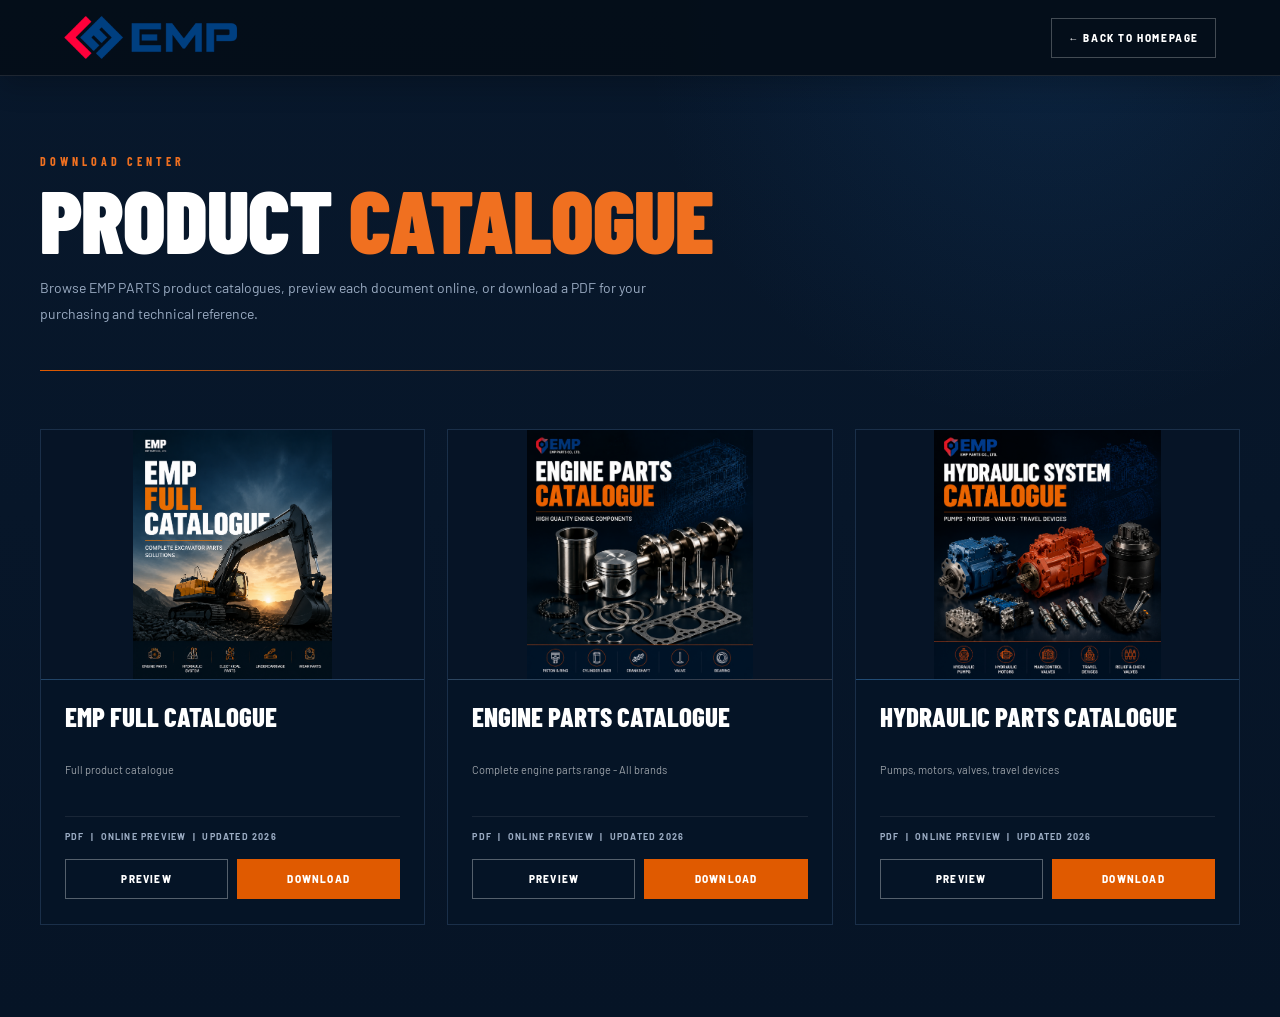
<file: catalogue-center-demo.html>
<!DOCTYPE html>
<html lang="en">
<head>
  <meta charset="UTF-8">
  <meta name="viewport" content="width=device-width, initial-scale=1.0">
  <title>Product Catalogue | EMP Parts</title>
  <link rel="preconnect" href="https://fonts.googleapis.com">
  <link rel="preconnect" href="https://fonts.gstatic.com" crossorigin>
  <link href="https://fonts.googleapis.com/css2?family=Barlow+Condensed:wght@600;700;800;900&family=Barlow:wght@400;500;600&display=swap" rel="stylesheet">
  <style>
    :root { --navy:#061426; --dark:#07101d; --panel:#0b1d35; --orange:#e05a00; --orange-light:#f07020; --white:#fff; --muted:#9bacc3; --line:rgba(116,164,220,.19); }
    * { box-sizing:border-box; }
    html { background:var(--navy); }
    body { margin:0; min-height:100vh; color:var(--white); background:radial-gradient(circle at 82% 2%,rgba(32,100,170,.16),transparent 28%),linear-gradient(180deg,#08182c 0%,#061426 100%); font-family:'Barlow',Arial,sans-serif; }
    .topbar { position:sticky; top:0; z-index:10; display:flex; align-items:center; justify-content:space-between; min-height:76px; padding:0 5vw; background:rgba(5,14,26,.96); border-bottom:1px solid rgba(255,255,255,.1); box-shadow:0 10px 28px rgba(0,0,0,.2); }
    .logo img { display:block; width:auto; height:43px; }
    .back-link { display:inline-flex; align-items:center; gap:10px; min-height:40px; padding:9px 16px; color:#fff; border:1px solid rgba(255,255,255,.25); font-size:10px; font-weight:800; letter-spacing:1.6px; text-decoration:none; text-transform:uppercase; }
    .back-link:hover { border-color:var(--orange); color:#ffd0a3; }
    .page-head { max-width:1280px; margin:0 auto; padding:78px 40px 40px; }
    .eyebrow { color:var(--orange-light); font:700 12px 'Barlow Condensed',sans-serif; letter-spacing:4px; text-transform:uppercase; }
    h1 { max-width:760px; margin:13px 0 17px; font:900 clamp(48px,7vw,88px)/.88 'Barlow Condensed',sans-serif; letter-spacing:-1px; text-transform:uppercase; }
    h1 span { color:var(--orange-light); }
    .intro { max-width:650px; margin:0; color:var(--muted); font-size:14px; line-height:1.8; }
    .head-rule { width:100%; height:1px; margin-top:44px; background:linear-gradient(90deg,var(--orange),rgba(255,255,255,.12),transparent); }
    .catalogue-grid { display:grid; grid-template-columns:repeat(3,minmax(0,1fr)); gap:22px; max-width:1280px; margin:0 auto; padding:18px 40px 92px; }
    .catalogue-card { min-width:0; overflow:hidden; background:rgba(6,20,38,.8); border:1px solid var(--line); transition:transform .25s,border-color .25s,box-shadow .25s; }
    .catalogue-card:hover { transform:translateY(-4px); border-color:rgba(240,90,0,.58); box-shadow:0 18px 42px rgba(0,0,0,.27); }
    .cover-art { position:relative; height:250px; overflow:hidden; padding:28px; background:radial-gradient(circle at 85% 18%,rgba(70,148,240,.25),transparent 32%),linear-gradient(135deg,#0b3158,#071426); border-bottom:1px solid rgba(255,255,255,.09); }
    .cover-art:before { content:""; position:absolute; inset:0; opacity:.18; background:repeating-linear-gradient(135deg,transparent 0 30px,rgba(255,255,255,.13) 31px,transparent 32px); }
    .cover-art:after { content:"PDF"; position:absolute; right:22px; bottom:20px; width:45px; height:45px; display:grid; place-items:center; color:#fff; background:var(--orange); font-size:10px; font-weight:800; letter-spacing:1px; }
    .cover-art.isuzu { background:radial-gradient(circle at 84% 18%,rgba(232,34,44,.2),transparent 33%),linear-gradient(135deg,#172e49,#071426); }
    .cover-art.cat { background:radial-gradient(circle at 84% 18%,rgba(244,190,38,.22),transparent 33%),linear-gradient(135deg,#28313c,#08111d); }
    .cover-art.engine { background:radial-gradient(circle at 84% 18%,rgba(240,90,0,.2),transparent 33%),linear-gradient(135deg,#183450,#071426); }
    .cover-art.hydraulic { background:radial-gradient(circle at 84% 18%,rgba(30,132,225,.3),transparent 34%),linear-gradient(135deg,#0b3b69,#071426); }
    .cover-art > img { position:absolute; inset:0; z-index:2; width:100%; height:100%; object-fit:contain; object-position:center; background:#061426; }
    .cover-brand,.cover-name,.cover-topics { position:relative; z-index:1; }
    .cover-brand { color:var(--orange-light); font-size:10px; font-weight:800; letter-spacing:2.6px; text-transform:uppercase; }
    .cover-name { max-width:270px; margin-top:42px; color:#fff; font:900 40px/.88 'Barlow Condensed',sans-serif; text-transform:uppercase; }
    .cover-topics { position:absolute; left:28px; right:86px; bottom:24px; color:rgba(255,255,255,.62); font-size:9px; font-weight:600; line-height:1.5; letter-spacing:1px; text-transform:uppercase; }
    .card-copy { padding:23px 24px 25px; }
    .card-copy h2 { min-height:50px; margin:0 0 8px; font:800 27px/1 'Barlow Condensed',sans-serif; text-transform:uppercase; }
    .card-desc { min-height:38px; margin:0; color:rgba(255,255,255,.59); font-size:11px; line-height:1.65; }
    .pdf-meta { margin:17px 0; padding-top:14px; border-top:1px solid rgba(255,255,255,.08); color:var(--muted); font-size:9px; font-weight:700; letter-spacing:1.2px; text-transform:uppercase; }
    .actions { display:grid; grid-template-columns:1fr 1fr; gap:9px; min-width:0; }
    .btn { display:flex; align-items:center; justify-content:center; box-sizing:border-box; min-width:0; max-width:100%; min-height:40px; padding:9px 10px; font-size:10px; font-weight:800; letter-spacing:1.2px; text-align:center; text-decoration:none; text-transform:uppercase; white-space:nowrap; }
    .preview { color:#fff; border:1px solid rgba(255,255,255,.32); }
    .preview:hover { color:#ffd0a3; border-color:var(--orange); }
    .download { color:#fff; background:var(--orange); border:1px solid var(--orange); }
    .download:hover { background:var(--orange-light); border-color:var(--orange-light); }
    .loading { grid-column:1/-1; padding:70px 20px; color:var(--muted); text-align:center; }
    @media(max-width:1000px){.catalogue-grid{grid-template-columns:repeat(2,minmax(0,1fr));}.page-head{padding-top:62px}.cover-art{height:230px}}
    @media(max-width:640px){.topbar{min-height:66px;padding:0 18px}.logo img{height:35px}.back-link{padding:8px 11px;font-size:9px}.page-head{padding:52px 20px 28px}.catalogue-grid{grid-template-columns:1fr;padding:15px 20px 64px}.cover-art{height:220px}.cover-name{max-width:235px;margin-top:34px;font-size:34px}.cover-topics{right:72px;bottom:18px;font-size:8px}.card-copy h2,.card-desc{min-height:0}}
  </style>
</head>
<body>
  <header class="topbar">
    <a class="logo" href="index.html"><img src="images/logo.png" alt="EMP Parts"></a>
    <a class="back-link" href="index.html#downloads">← Back to Homepage</a>
  </header>
  <main>
    <section class="page-head">
      <div class="eyebrow">Download Center</div>
      <h1>Product <span>Catalogue</span></h1>
      <p class="intro">Browse EMP PARTS product catalogues, preview each document online, or download a PDF for your purchasing and technical reference.</p>
      <div class="head-rule"></div>
    </section>
    <section class="catalogue-grid" id="catalogueGrid"><div class="loading">Loading product catalogues...</div></section>
  </main>
  <script>
    var catalogueDefinitions = [
      {key:'full', match:/EMP PARTS BOOK|EMP FULL|FULL PRODUCT/i, title:'EMP Full Catalogue', desc:'Complete excavator parts product overview', cover:'EMP Full Catalogue', topics:'Engine · Hydraulic · Excavator Components', fileName:'EMP-Full-Catalogue.pdf'},
      {key:'isuzu', match:/ISUZU/i, title:'ISUZU Parts Catalogue', desc:'ISUZU genuine and engine parts reference', cover:'ISUZU Parts', topics:'Genuine Parts · Engine Parts · Vehicle Parts'},
      {key:'cat', match:/CAT PARTS|CATERPILLAR/i, title:'CAT Parts Catalogue', desc:'CAT excavator parts product reference', cover:'CAT Parts', topics:'Engine · Hydraulic · Excavator Components'},
      {key:'engine', match:/ENGINE/i, title:'Engine Parts Catalogue', desc:'Engine components and complete overhaul solutions', cover:'Engine Components', topics:'Piston · Cylinder Block · Crankshaft · Liner', fileName:'EMP-Engine-Parts-Catalogue.pdf'},
      {key:'hydraulic', match:/HYDRAULIC|FOPFUJI/i, title:'Hydraulic Parts Catalogue', desc:'Hydraulic pump and complete system solutions', cover:'Hydraulic System', topics:'Pump · Travel Device · Swing Device · Control Valve', fileName:'EMP-Hydraulic-Parts-Catalogue.pdf'}
    ];

    function driveId(url) {
      var path = (url || '').match(/\/d\/([a-zA-Z0-9_-]+)/);
      var query = (url || '').match(/[?&]id=([a-zA-Z0-9_-]+)/);
      return (path && path[1]) || (query && query[1]) || '';
    }
    function linksFor(url) {
      var id = driveId(url);
      if (id) return {preview:'https://drive.google.com/file/d/' + id + '/preview', download:'https://drive.usercontent.google.com/download?id=' + id + '&export=download&confirm=t'};
      return {preview:url, download:url};
    }
    async function downloadCatalogue(event, url, fileName) {
      event.preventDefault();
      try {
        var response = await fetch(url);
        if (!response.ok) throw new Error('Download request failed');
        var objectUrl = URL.createObjectURL(await response.blob());
        var link = document.createElement('a');
        link.href = objectUrl;
        link.download = fileName;
        document.body.appendChild(link);
        link.click();
        link.remove();
        setTimeout(function(){ URL.revokeObjectURL(objectUrl); }, 1000);
      } catch (error) {
        window.location.assign(url);
      }
    }
    function cardHtml(item, source) {
      var links = linksFor(source.href);
      var coverImage = source && source.img ? '<img src="' + source.img + '" alt="' + item.title + '" loading="lazy" onerror="this.remove()">' : '';
      return '<article class="catalogue-card">' +
        '<div class="cover-art ' + item.key + '">' + coverImage + '<div class="cover-brand">EMP PARTS · PRODUCT CATALOGUE</div><div class="cover-name">' + item.cover + '</div><div class="cover-topics">' + item.topics + '</div></div>' +
        '<div class="card-copy"><h2>' + item.title + '</h2><p class="card-desc">' + (source && source.desc || item.desc) + '</p><div class="pdf-meta">PDF &nbsp;|&nbsp; Online Preview &nbsp;|&nbsp; Updated 2026</div>' +
        '<div class="actions"><a class="btn preview" href="' + links.preview + '" target="_blank" rel="noopener">Preview</a><a class="btn download" href="' + links.download + '" download="' + (item.fileName || item.title.replace(/[^a-z0-9]+/gi,'-').replace(/^-|-$/g,'') + '.pdf') + '" onclick="downloadCatalogue(event,this.href,this.getAttribute(\'download\'))">Download</a></div></div></article>';
    }
    function render(downloads) {
      downloads = downloads.filter(function(entry){ return entry && entry.href && entry.href !== '#'; });
      var used = [];
      var cards = catalogueDefinitions.map(function(item){
        var source = downloads.find(function(entry,index){ if(used.indexOf(index)>=0) return false; if(item.match.test(entry.name || '')){used.push(index);return true;} return false; });
        return source ? cardHtml(item, source) : '';
      }).filter(Boolean);
      downloads.forEach(function(entry,index){
        if(used.indexOf(index)>=0 || !entry.name) return;
        cards.push(cardHtml({key:'other',title:entry.name,desc:entry.desc || 'Additional EMP PARTS catalogue',cover:entry.name,topics:'EMP Parts · Product Reference'},entry));
      });
      document.getElementById('catalogueGrid').innerHTML = cards.length ? cards.join('') : '<div class="loading">No catalogue links are available yet.</div>';
    }
    fetch('site-config.json?t=' + Date.now(),{cache:'no-store'}).then(function(response){return response.json();}).then(function(config){render(config.downloads || []);}).catch(function(){render([]);});
  </script>
</body>
</html>
</file>
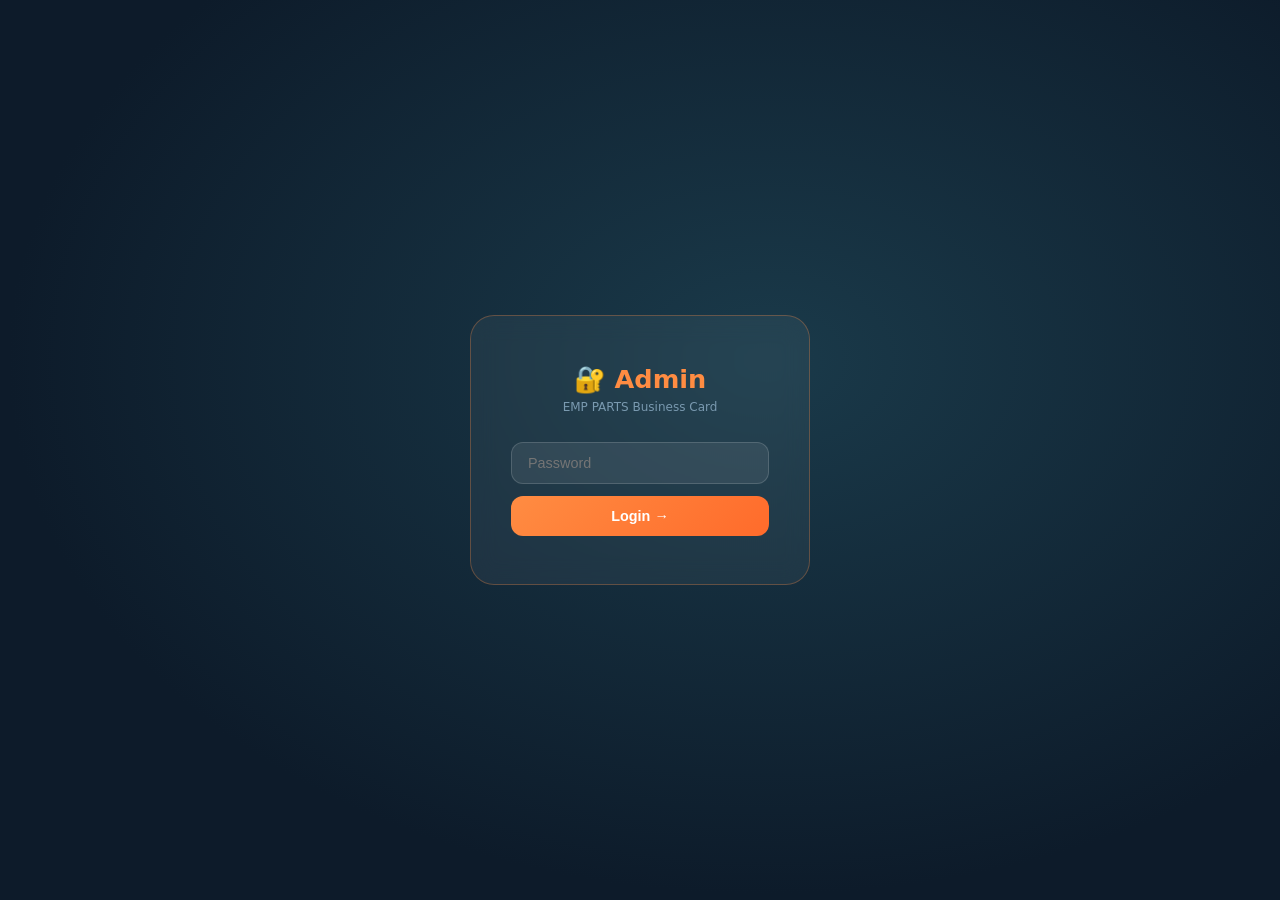
<file: card/admin.html>
<!DOCTYPE html>
<html lang="en">
<head>
    <meta charset="UTF-8">
    <meta name="viewport" content="width=device-width, initial-scale=1.0">
    <title>Admin Panel - EMP PARTS Card</title>
    <style>
        * { margin: 0; padding: 0; box-sizing: border-box; }

        body {
            background: #0d1b2a;
            font-family: 'Segoe UI', system-ui, sans-serif;
            min-height: 100vh;
            color: #e0e8f0;
        }

        /* ── LOGIN ── */
        #loginScreen {
            display: flex; align-items: center; justify-content: center;
            min-height: 100vh;
            background: radial-gradient(ellipse at 60% 40%, #1a3a4a 0%, #0d1b2a 70%);
        }
        .login-box {
            background: rgba(255,255,255,0.05);
            border: 1px solid rgba(255,140,66,0.3);
            border-radius: 24px;
            padding: 48px 40px;
            width: 340px;
            text-align: center;
            backdrop-filter: blur(12px);
        }
        .login-box h1 { font-size: 1.6rem; color: #ff8c42; margin-bottom: 6px; }
        .login-box p { font-size: 0.75rem; color: #7a9ab0; margin-bottom: 28px; }
        .login-box input {
            width: 100%; padding: 12px 16px;
            background: rgba(255,255,255,0.08);
            border: 1px solid rgba(255,255,255,0.15);
            border-radius: 12px; color: #fff;
            font-size: 0.9rem; margin-bottom: 12px;
            outline: none; transition: border-color 0.2s;
        }
        .login-box input:focus { border-color: #ff8c42; }
        .login-box button {
            width: 100%; padding: 12px;
            background: linear-gradient(135deg, #ff8c42, #ff6b2b);
            border: none; border-radius: 12px;
            color: white; font-weight: 700; font-size: 0.9rem;
            cursor: pointer; transition: opacity 0.2s;
        }
        .login-box button:hover { opacity: 0.9; }

        /* ── LAYOUT ── */
        #adminPanel { display: none; }

        .topbar {
            position: sticky; top: 0; z-index: 100;
            background: rgba(13,27,42,0.95);
            backdrop-filter: blur(12px);
            border-bottom: 1px solid rgba(255,140,66,0.2);
            padding: 0 32px;
            height: 60px;
            display: flex; align-items: center; justify-content: space-between;
        }
        .topbar-logo { font-size: 1.1rem; font-weight: 800; color: #ff8c42; letter-spacing: 1px; }
        .topbar-actions { display: flex; gap: 10px; align-items: center; }

        .main-layout {
            display: grid;
            grid-template-columns: 220px 1fr;
            min-height: calc(100vh - 60px);
        }

        /* ── SIDEBAR ── */
        .sidebar {
            background: rgba(255,255,255,0.03);
            border-right: 1px solid rgba(255,255,255,0.07);
            padding: 24px 0;
            position: sticky; top: 60px;
            height: calc(100vh - 60px);
            overflow-y: auto;
        }
        .sidebar-item {
            display: flex; align-items: center; gap: 10px;
            padding: 10px 24px;
            cursor: pointer;
            font-size: 0.82rem; font-weight: 500;
            color: #7a9ab0;
            transition: all 0.2s;
            border-left: 3px solid transparent;
        }
        .sidebar-item:hover { color: #fff; background: rgba(255,255,255,0.04); }
        .sidebar-item.active { color: #ff8c42; border-left-color: #ff8c42; background: rgba(255,140,66,0.06); }
        .sidebar-icon { font-size: 1rem; width: 20px; text-align: center; }

        /* ── CONTENT ── */
        .content { padding: 32px; max-width: 760px; }

        .section-panel { display: none; }
        .section-panel.active { display: block; }

        .panel-title {
            font-size: 1.3rem; font-weight: 800; color: #fff;
            margin-bottom: 6px;
        }
        .panel-subtitle { font-size: 0.78rem; color: #7a9ab0; margin-bottom: 28px; }

        /* ── FORM ELEMENTS ── */
        .field { margin-bottom: 20px; }
        .field label {
            display: block; font-size: 0.72rem; font-weight: 700;
            text-transform: uppercase; letter-spacing: 1px;
            color: #7a9ab0; margin-bottom: 6px;
        }
        .field input, .field textarea, .field select {
            width: 100%; padding: 10px 14px;
            background: rgba(255,255,255,0.06);
            border: 1px solid rgba(255,255,255,0.12);
            border-radius: 10px; color: #fff;
            font-size: 0.875rem; outline: none;
            transition: border-color 0.2s;
            font-family: inherit;
        }
        .field input:focus, .field textarea:focus { border-color: #ff8c42; }
        .field textarea { resize: vertical; min-height: 72px; }
        .field input::placeholder, .field textarea::placeholder { color: #4a6a7a; }

        .field-row { display: grid; grid-template-columns: 1fr 1fr; gap: 16px; }

        /* ── IMAGE UPLOAD FIELD ── */
        .img-field { margin-bottom: 20px; }
        .img-field label {
            display: block; font-size: 0.72rem; font-weight: 700;
            text-transform: uppercase; letter-spacing: 1px;
            color: #7a9ab0; margin-bottom: 8px;
        }
        .img-upload-area {
            border: 2px dashed rgba(255,140,66,0.3);
            border-radius: 14px; padding: 20px;
            display: flex; align-items: center; gap: 16px;
            background: rgba(255,140,66,0.03);
            transition: border-color 0.2s;
            flex-wrap: wrap;
        }
        .img-upload-area:hover { border-color: rgba(255,140,66,0.6); }
        .img-preview {
            width: 72px; height: 72px; border-radius: 10px;
            object-fit: cover; background: rgba(255,255,255,0.05);
            border: 1px solid rgba(255,255,255,0.1);
            flex-shrink: 0;
            display: flex; align-items: center; justify-content: center;
            font-size: 1.8rem; color: #4a6a7a;
            overflow: hidden;
        }
        .img-preview img { width: 100%; height: 100%; object-fit: cover; }
        .img-upload-controls { flex: 1; min-width: 180px; }
        .img-upload-controls input[type=text] {
            width: 100%; padding: 8px 12px;
            background: rgba(255,255,255,0.06);
            border: 1px solid rgba(255,255,255,0.12);
            border-radius: 8px; color: #fff; font-size: 0.8rem;
            outline: none; margin-bottom: 8px;
            transition: border-color 0.2s;
        }
        .img-upload-controls input[type=text]:focus { border-color: #ff8c42; }
        .img-upload-controls input[type=file] { display: none; }
        .upload-btn {
            display: inline-flex; align-items: center; gap: 6px;
            background: rgba(255,140,66,0.15); border: 1px solid rgba(255,140,66,0.4);
            color: #ff8c42; padding: 7px 14px; border-radius: 8px;
            font-size: 0.75rem; font-weight: 600; cursor: pointer;
            transition: all 0.2s;
        }
        .upload-btn:hover { background: rgba(255,140,66,0.25); }
        .upload-status {
            font-size: 0.7rem; margin-top: 6px;
            min-height: 16px;
        }
        .upload-status.ok { color: #4caf7d; }
        .upload-status.err { color: #f44; }
        .upload-status.loading { color: #ff8c42; }

        /* ── ITEM CARDS (products/pdfs/custom) ── */
        .item-card {
            background: rgba(255,255,255,0.04);
            border: 1px solid rgba(255,255,255,0.09);
            border-radius: 16px; padding: 18px;
            margin-bottom: 14px;
            position: relative;
        }
        .item-card-header {
            display: flex; justify-content: space-between; align-items: center;
            margin-bottom: 14px;
        }
        .item-card-title { font-size: 0.78rem; font-weight: 700; color: #aac; }
        .btn-remove {
            background: rgba(255,60,60,0.15); border: 1px solid rgba(255,60,60,0.3);
            color: #f66; padding: 4px 12px; border-radius: 6px;
            font-size: 0.7rem; cursor: pointer; transition: all 0.2s;
        }
        .btn-remove:hover { background: rgba(255,60,60,0.3); }

        /* ── BUTTONS ── */
        .btn {
            display: inline-flex; align-items: center; gap: 6px;
            padding: 10px 20px; border-radius: 10px;
            font-weight: 600; font-size: 0.82rem;
            cursor: pointer; border: none; transition: all 0.2s;
        }
        .btn-primary {
            background: linear-gradient(135deg, #ff8c42, #ff6b2b);
            color: white;
        }
        .btn-primary:hover { opacity: 0.88; transform: translateY(-1px); }
        .btn-secondary {
            background: rgba(255,255,255,0.08);
            border: 1px solid rgba(255,255,255,0.15);
            color: #ccc;
        }
        .btn-secondary:hover { background: rgba(255,255,255,0.13); }
        .btn-add {
            background: rgba(255,140,66,0.1);
            border: 1px dashed rgba(255,140,66,0.4);
            color: #ff8c42;
            width: 100%; justify-content: center;
            padding: 12px;
        }
        .btn-add:hover { background: rgba(255,140,66,0.18); }
        .btn-save-big {
            background: linear-gradient(135deg, #ff8c42, #ff6b2b);
            color: white; width: 100%; justify-content: center;
            padding: 14px; font-size: 0.95rem; font-weight: 800;
            border-radius: 14px; margin-top: 8px;
        }
        .btn-save-big:hover { opacity: 0.9; transform: translateY(-1px); }
        .btn-save-big:disabled { opacity: 0.5; cursor: not-allowed; transform: none; }

        /* ── GITHUB CONFIG ── */
        .github-box {
            background: rgba(255,140,66,0.06);
            border: 1px solid rgba(255,140,66,0.2);
            border-radius: 16px; padding: 20px;
            margin-bottom: 24px;
        }
        .github-box h3 { font-size: 0.85rem; font-weight: 700; color: #ff8c42; margin-bottom: 14px; }
        .github-status {
            display: inline-flex; align-items: center; gap: 6px;
            font-size: 0.72rem; padding: 4px 10px; border-radius: 20px;
            margin-bottom: 16px;
        }
        .github-status.ok { background: rgba(76,175,125,0.15); color: #4caf7d; }
        .github-status.err { background: rgba(255,60,60,0.12); color: #f66; }
        .github-status.idle { background: rgba(255,255,255,0.07); color: #7a9ab0; }

        /* ── TOAST ── */
        .toast {
            position: fixed; bottom: 28px; right: 28px;
            padding: 12px 20px; border-radius: 12px;
            font-size: 0.82rem; font-weight: 600;
            transform: translateY(80px); opacity: 0;
            transition: all 0.3s; z-index: 999;
            pointer-events: none;
        }
        .toast.show { transform: translateY(0); opacity: 1; }
        .toast.ok { background: #4caf7d; color: white; }
        .toast.err { background: #e53; color: white; }
        .toast.info { background: #ff8c42; color: white; }

        /* ── DIVIDER ── */
        .divider {
            border: none; border-top: 1px solid rgba(255,255,255,0.07);
            margin: 28px 0;
        }

        /* ── RESPONSIVE ── */
        @media (max-width: 700px) {
            .main-layout { grid-template-columns: 1fr; }
            .sidebar { display: none; }
            .content { padding: 20px 16px; }
            .field-row { grid-template-columns: 1fr; }
        }
    </style>
</head>
<body>

<!-- LOGIN -->
<div id="loginScreen">
    <div class="login-box">
        <h1>🔐 Admin</h1>
        <p>EMP PARTS Business Card</p>
        <input type="password" id="adminPwd" placeholder="Password" onkeydown="if(event.key==='Enter')login()">
        <button onclick="login()">Login →</button>
    </div>
</div>

<!-- ADMIN PANEL -->
<div id="adminPanel">
    <div class="topbar">
        <div class="topbar-logo">⚙️ EMP Card Admin</div>
        <div class="topbar-actions">
            <a href="index.html" target="_blank" class="btn btn-secondary" style="text-decoration:none;font-size:0.75rem;">👁 View Card</a>
            <button class="btn btn-primary" onclick="saveAll()" id="mainSaveBtn">💾 Save & Publish</button>
        </div>
    </div>

    <div class="main-layout">
        <!-- SIDEBAR -->
        <nav class="sidebar">
            <div class="sidebar-item active" onclick="showSection('github')"><span class="sidebar-icon">⚙️</span> GitHub Setup</div>
            <div class="sidebar-item" onclick="showSection('basic')"><span class="sidebar-icon">🏢</span> Basic Info</div>
            <div class="sidebar-item" onclick="showSection('images')"><span class="sidebar-icon">🖼️</span> Cover & Avatar</div>
            <div class="sidebar-item" onclick="showSection('personal')"><span class="sidebar-icon">👤</span> Personal</div>
            <div class="sidebar-item" onclick="showSection('contact')"><span class="sidebar-icon">📞</span> Contact</div>
            <div class="sidebar-item" onclick="showSection('social')"><span class="sidebar-icon">📱</span> Social Media</div>
            <div class="sidebar-item" onclick="showSection('products')"><span class="sidebar-icon">📦</span> Products</div>
            <div class="sidebar-item" onclick="showSection('pdfs')"><span class="sidebar-icon">📄</span> PDF Files</div>
            <div class="sidebar-item" onclick="showSection('custom')"><span class="sidebar-icon">✨</span> Custom Items</div>
            <div class="sidebar-item" onclick="showSection('address')"><span class="sidebar-icon">📍</span> Address</div>
        </nav>

        <!-- CONTENT -->
        <div class="content">

            <!-- GITHUB SETUP -->
            <div class="section-panel active" id="sec-github">
                <div class="panel-title">⚙️ GitHub Setup</div>
                <div class="panel-subtitle">配置 GitHub 信息，图片上传和 config 保存都会直接写入你的仓库。</div>

                <div class="github-box">
                    <h3>🔗 GitHub Connection</h3>
                    <div id="ghStatus" class="github-status idle">● Not tested</div>
                    <div class="field">
                        <label>GitHub Token</label>
                        <input type="password" id="ghToken" placeholder="ghp_xxxxxxxxxxxxxxxxxxxx">
                    </div>
                    <div class="field-row">
                        <div class="field">
                            <label>Repository (user/repo)</label>
                            <input type="text" id="ghRepo" placeholder="yourname/your-repo">
                        </div>
                        <div class="field">
                            <label>Branch</label>
                            <input type="text" id="ghBranch" placeholder="main" value="main">
                        </div>
                    </div>
                    <div class="field">
                        <label>Images Folder Path</label>
                        <input type="text" id="ghImgPath" placeholder="card/images" value="card/images">
                    </div>
                    <div class="field">
                        <label>Config JSON Path</label>
                        <input type="text" id="ghConfigPath" placeholder="card/data/config.json" value="card/data/config.json">
                    </div>
                    <div style="display:flex;gap:10px;flex-wrap:wrap;">
                        <button class="btn btn-primary" onclick="testGithub()">🔌 Test Connection</button>
                        <button class="btn btn-secondary" onclick="saveGhSettings()">💾 Save Settings</button>
                    </div>
                </div>

                <p style="font-size:0.75rem;color:#5a7a8a;line-height:1.6;">
                    💡 Token 只保存在你的浏览器本地（localStorage），不会上传到任何地方。<br>
                    Token 需要 <code style="color:#ff8c42;">repo</code> 权限。去 GitHub → Settings → Developer settings → Personal access tokens 生成。
                </p>
            </div>

            <!-- BASIC INFO -->
            <div class="section-panel" id="sec-basic">
                <div class="panel-title">🏢 Basic Info</div>
                <div class="panel-subtitle">Company name, tagline and description shown at the top of the card.</div>
                <div class="field"><label>Company Name</label><input type="text" id="companyName"></div>
                <div class="field"><label>Tagline</label><input type="text" id="tagline"></div>
                <div class="field"><label>Description</label><textarea id="description" rows="3"></textarea></div>
                <div class="field-row">
                    <div class="field"><label>Badge Text</label><input type="text" id="badgeText"></div>
                    <div class="field"><label>Badge Sub</label><input type="text" id="badgeSubText"></div>
                </div>
                <button class="btn btn-save-big" onclick="saveAll()">💾 Save & Publish</button>
            </div>

            <!-- COVER & AVATAR -->
            <div class="section-panel" id="sec-images">
                <div class="panel-title">🖼️ Cover & Avatar</div>
                <div class="panel-subtitle">Upload images directly to GitHub. They'll be visible on all devices instantly.</div>

                <!-- Cover -->
                <div class="img-field">
                    <label>Cover Image (banner at top of card)</label>
                    <div class="img-upload-area">
                        <div class="img-preview" id="coverPreview">🖼️</div>
                        <div class="img-upload-controls">
                            <input type="text" id="coverImage" placeholder="https://... or upload below" oninput="previewFromUrl('coverImage','coverPreview')">
                            <label class="upload-btn" for="coverFile">📤 Upload Image</label>
                            <input type="file" id="coverFile" accept="image/*" onchange="uploadImage(this,'coverImage','coverPreview','coverStatus')">
                            <div class="upload-status" id="coverStatus"></div>
                        </div>
                    </div>
                </div>

                <!-- Avatar -->
                <div class="img-field">
                    <label>Avatar / Logo (circle icon)</label>
                    <div class="img-upload-area">
                        <div class="img-preview" id="avatarPreview">👤</div>
                        <div class="img-upload-controls">
                            <input type="text" id="avatar" placeholder="https://... or upload below" oninput="previewFromUrl('avatar','avatarPreview')">
                            <label class="upload-btn" for="avatarFile">📤 Upload Image</label>
                            <input type="file" id="avatarFile" accept="image/*" onchange="uploadImage(this,'avatar','avatarPreview','avatarStatus')">
                            <div class="upload-status" id="avatarStatus"></div>
                        </div>
                    </div>
                </div>

                <button class="btn btn-save-big" onclick="saveAll()">💾 Save & Publish</button>
            </div>

            <!-- PERSONAL -->
            <div class="section-panel" id="sec-personal">
                <div class="panel-title">👤 Personal</div>
                <div class="panel-subtitle">Your name and job title shown below the company info.</div>
                <div class="field"><label>Name</label><input type="text" id="name"></div>
                <div class="field"><label>Title / Position</label><input type="text" id="title"></div>
                <button class="btn btn-save-big" onclick="saveAll()">💾 Save & Publish</button>
            </div>

            <!-- CONTACT -->
            <div class="section-panel" id="sec-contact">
                <div class="panel-title">📞 Contact</div>
                <div class="panel-subtitle">Tap-to-call, WhatsApp, email and website links.</div>
                <div class="field-row">
                    <div class="field"><label>Phone</label><input type="text" id="phone" placeholder="+86 24 81023020"></div>
                    <div class="field"><label>WhatsApp (number only)</label><input type="text" id="whatsapp" placeholder="8615502421365"></div>
                </div>
                <div class="field"><label>Email</label><input type="text" id="email"></div>
                <div class="field"><label>Website</label><input type="text" id="website" placeholder="https://www.empparts.com"></div>
                <button class="btn btn-save-big" onclick="saveAll()">💾 Save & Publish</button>
            </div>

            <!-- SOCIAL -->
            <div class="section-panel" id="sec-social">
                <div class="panel-title">📱 Social Media</div>
                <div class="panel-subtitle">Leave blank to hide that icon.</div>
                <div class="field-row">
                    <div class="field"><label>Instagram</label><input type="text" id="instagram" placeholder="https://instagram.com/..."></div>
                    <div class="field"><label>Facebook</label><input type="text" id="facebook" placeholder="https://facebook.com/..."></div>
                </div>
                <div class="field-row">
                    <div class="field"><label>YouTube</label><input type="text" id="youtube" placeholder="https://youtube.com/..."></div>
                    <div class="field"><label>LinkedIn</label><input type="text" id="linkedin" placeholder="https://linkedin.com/..."></div>
                </div>
                <div class="field-row">
                    <div class="field"><label>TikTok</label><input type="text" id="tiktok" placeholder="https://tiktok.com/..."></div>
                    <div class="field"><label>Twitter / X</label><input type="text" id="twitter" placeholder="https://twitter.com/..."></div>
                </div>
                <button class="btn btn-save-big" onclick="saveAll()">💾 Save & Publish</button>
            </div>

            <!-- PRODUCTS -->
            <div class="section-panel" id="sec-products">
                <div class="panel-title">📦 Products</div>
                <div class="panel-subtitle">Product images and names shown in a horizontal scroll row.</div>
                <div id="productsArea"></div>
                <button class="btn btn-add" onclick="addProduct()">＋ Add Product</button>
                <button class="btn btn-save-big" onclick="saveAll()" style="margin-top:16px;">💾 Save & Publish</button>
            </div>

            <!-- PDFS -->
            <div class="section-panel" id="sec-pdfs">
                <div class="panel-title">📄 PDF Files</div>
                <div class="panel-subtitle">Downloadable brochures and catalogues. Upload PDFs to GitHub or paste a URL.</div>
                <div id="pdfsArea"></div>
                <button class="btn btn-add" onclick="addPdf()">＋ Add PDF</button>
                <button class="btn btn-save-big" onclick="saveAll()" style="margin-top:16px;">💾 Save & Publish</button>
            </div>

            <!-- CUSTOM -->
            <div class="section-panel" id="sec-custom">
                <div class="panel-title">✨ Custom Items</div>
                <div class="panel-subtitle">Extra info blocks with icon, title and value (optional link).</div>
                <div id="customArea"></div>
                <button class="btn btn-add" onclick="addCustom()">＋ Add Custom Item</button>
                <button class="btn btn-save-big" onclick="saveAll()" style="margin-top:16px;">💾 Save & Publish</button>
            </div>

            <!-- ADDRESS -->
            <div class="section-panel" id="sec-address">
                <div class="panel-title">📍 Address</div>
                <div class="panel-subtitle">Shown at the bottom of the card.</div>
                <div class="field"><label>Full Address</label><textarea id="address" rows="3"></textarea></div>
                <button class="btn btn-save-big" onclick="saveAll()">💾 Save & Publish</button>
            </div>

        </div><!-- /content -->
    </div><!-- /main-layout -->
</div><!-- /adminPanel -->

<!-- TOAST -->
<div class="toast" id="toast"></div>

<script>
// ── PASSWORD ──────────────────────────────────────────────────────────────
const PWD = "123456";

function login() {
    if (document.getElementById('adminPwd').value !== PWD) { showToast('Wrong password', 'err'); return; }
    document.getElementById('loginScreen').style.display = 'none';
    document.getElementById('adminPanel').style.display = 'block';
    loadGhSettings();
    loadData();
}

// ── SECTIONS ──────────────────────────────────────────────────────────────
function showSection(id) {
    document.querySelectorAll('.section-panel').forEach(p => p.classList.remove('active'));
    document.querySelectorAll('.sidebar-item').forEach(i => i.classList.remove('active'));
    document.getElementById('sec-' + id).classList.add('active');
    event.currentTarget.classList.add('active');
}

// ── TOAST ─────────────────────────────────────────────────────────────────
function showToast(msg, type='info') {
    const t = document.getElementById('toast');
    t.textContent = msg; t.className = 'toast ' + type + ' show';
    setTimeout(() => t.classList.remove('show'), 3000);
}

// ── GITHUB SETTINGS ───────────────────────────────────────────────────────
function saveGhSettings() {
    localStorage.setItem('gh_token',      document.getElementById('ghToken').value.trim());
    localStorage.setItem('gh_repo',       document.getElementById('ghRepo').value.trim());
    localStorage.setItem('gh_branch',     document.getElementById('ghBranch').value.trim() || 'main');
    localStorage.setItem('gh_img_path',   document.getElementById('ghImgPath').value.trim() || 'card/images');
    localStorage.setItem('gh_config_path',document.getElementById('ghConfigPath').value.trim() || 'card/data/config.json');
    showToast('GitHub settings saved!', 'ok');
}

function loadGhSettings() {
    document.getElementById('ghToken').value      = localStorage.getItem('gh_token') || '';
    document.getElementById('ghRepo').value       = localStorage.getItem('gh_repo') || '';
    document.getElementById('ghBranch').value     = localStorage.getItem('gh_branch') || 'main';
    document.getElementById('ghImgPath').value    = localStorage.getItem('gh_img_path') || 'card/images';
    document.getElementById('ghConfigPath').value = localStorage.getItem('gh_config_path') || 'card/data/config.json';
}

function getGhConfig() {
    return {
        token:      localStorage.getItem('gh_token') || '',
        repo:       localStorage.getItem('gh_repo') || '',
        branch:     localStorage.getItem('gh_branch') || 'main',
        imgPath:    localStorage.getItem('gh_img_path') || 'card/images',
        configPath: localStorage.getItem('gh_config_path') || 'card/data/config.json',
    };
}

async function testGithub() {
    const gh = getGhConfig();
    const statusEl = document.getElementById('ghStatus');
    if (!gh.token || !gh.repo) {
        statusEl.className = 'github-status err'; statusEl.textContent = '● Token and repo required'; return;
    }
    statusEl.className = 'github-status idle'; statusEl.textContent = '● Testing...';
    try {
        const r = await fetch(`https://api.github.com/repos/${gh.repo}`, {
            headers: { Authorization: `token ${gh.token}` }
        });
        if (r.ok) {
            const d = await r.json();
            statusEl.className = 'github-status ok';
            statusEl.textContent = `● Connected: ${d.full_name}`;
            showToast('GitHub connected!', 'ok');
        } else {
            statusEl.className = 'github-status err';
            statusEl.textContent = `● Error ${r.status}: check token/repo`;
            showToast('Connection failed', 'err');
        }
    } catch(e) {
        statusEl.className = 'github-status err'; statusEl.textContent = '● Network error';
    }
}

// ── GITHUB FILE OPS ───────────────────────────────────────────────────────
async function ghGetFileSha(path) {
    const gh = getGhConfig();
    const r = await fetch(`https://api.github.com/repos/${gh.repo}/contents/${path}?ref=${gh.branch}`, {
        headers: { Authorization: `token ${gh.token}` }
    });
    if (r.ok) { const d = await r.json(); return d.sha; }
    return null;
}

async function ghPutFile(path, content, message, isBinary = false) {
    const gh = getGhConfig();
    const sha = await ghGetFileSha(path);
    const body = { message, branch: gh.branch, content };
    if (sha) body.sha = sha;
    const r = await fetch(`https://api.github.com/repos/${gh.repo}/contents/${path}`, {
        method: 'PUT',
        headers: { Authorization: `token ${gh.token}`, 'Content-Type': 'application/json' },
        body: JSON.stringify(body)
    });
    if (!r.ok) { const e = await r.json(); throw new Error(e.message || r.status); }
    return await r.json();
}

// ── IMAGE UPLOAD ──────────────────────────────────────────────────────────
async function uploadImage(input, urlFieldId, previewId, statusId) {
    const file = input.files[0];
    if (!file) return;
    const gh = getGhConfig();
    const statusEl = document.getElementById(statusId);

    if (!gh.token || !gh.repo) {
        statusEl.className = 'upload-status err';
        statusEl.textContent = '⚠️ Set GitHub token & repo in GitHub Setup first';
        return;
    }

    statusEl.className = 'upload-status loading';
    statusEl.textContent = '⏳ Uploading...';

    // Read as base64
    const base64 = await new Promise((resolve, reject) => {
        const reader = new FileReader();
        reader.onload = () => resolve(reader.result.split(',')[1]);
        reader.onerror = reject;
        reader.readAsDataURL(file);
    });

    const filename = Date.now() + '_' + file.name.replace(/[^a-zA-Z0-9._-]/g, '_');
    const filePath = gh.imgPath.replace(/\/$/, '') + '/' + filename;

    try {
        const result = await ghPutFile(filePath, base64, `Upload image: ${filename}`, true);
        // Build raw URL
        const rawUrl = `https://raw.githubusercontent.com/${gh.repo}/${gh.branch}/${filePath}`;
        document.getElementById(urlFieldId).value = rawUrl;
        updatePreview(previewId, rawUrl);
        statusEl.className = 'upload-status ok';
        statusEl.textContent = '✅ Uploaded!';
        showToast('Image uploaded!', 'ok');
    } catch(e) {
        statusEl.className = 'upload-status err';
        statusEl.textContent = '❌ ' + e.message;
        showToast('Upload failed: ' + e.message, 'err');
    }
    input.value = '';
}

function previewFromUrl(inputId, previewId) {
    const url = document.getElementById(inputId).value.trim();
    updatePreview(previewId, url);
}

function updatePreview(previewId, url) {
    const el = document.getElementById(previewId);
    if (url) {
        el.innerHTML = `<img src="${url}" onerror="this.parentElement.innerHTML='❌'">`;
    } else {
        el.innerHTML = previewId === 'avatarPreview' ? '👤' : '🖼️';
    }
}

// ── LOAD DATA ─────────────────────────────────────────────────────────────
let products = [], pdfs = [], customs = [];

function loadData() {
    // Try to load from GitHub first, fallback to localStorage
    const gh = getGhConfig();
    if (gh.token && gh.repo) {
        loadFromGithub();
    } else {
        loadFromLocal();
    }
}

async function loadFromGithub() {
    const gh = getGhConfig();
    try {
        const r = await fetch(`https://api.github.com/repos/${gh.repo}/contents/${gh.configPath}?ref=${gh.branch}`, {
            headers: { Authorization: `token ${gh.token}` }
        });
        if (r.ok) {
            const d = await r.json();
            const json = JSON.parse(atob(d.content.replace(/\n/g, '')));
            populateForm(json);
            showToast('Loaded config from GitHub', 'ok');
            return;
        }
    } catch(e) {}
    loadFromLocal();
}

function loadFromLocal() {
    try {
        const raw = localStorage.getItem('nfc_card_data');
        if (raw) populateForm(JSON.parse(raw));
    } catch(e) {}
}

function populateForm(data) {
    const set = (id, val) => { const el = document.getElementById(id); if(el) el.value = val || ''; };
    set('coverImage', data.coverImage);
    set('avatar', data.avatar);
    set('companyName', data.companyName);
    set('tagline', data.tagline);
    set('description', data.description);
    set('badgeText', data.badgeText);
    set('badgeSubText', data.badgeSubText);
    set('name', data.name);
    set('title', data.title);
    set('phone', data.phone);
    set('whatsapp', data.whatsapp);
    set('email', data.email);
    set('website', data.website);
    set('instagram', data.instagram);
    set('facebook', data.facebook);
    set('youtube', data.youtube);
    set('linkedin', data.linkedin);
    set('tiktok', data.tiktok);
    set('twitter', data.twitter);
    set('address', data.address);

    // Previews
    if (data.coverImage) updatePreview('coverPreview', data.coverImage);
    if (data.avatar) updatePreview('avatarPreview', data.avatar);

    products = data.products || [];
    pdfs = data.pdfFiles || [];
    customs = data.customItems || [];
    renderProducts();
    renderPdfs();
    renderCustom();
}

// ── COLLECT FORM DATA ─────────────────────────────────────────────────────
function collectData() {
    const g = id => document.getElementById(id)?.value || '';
    // Sync dynamic arrays
    for (let i = 0; i < products.length; i++) {
        products[i].name = document.getElementById(`p_name_${i}`)?.value || '';
        products[i].img  = document.getElementById(`p_img_${i}`)?.value || '';
    }
    for (let i = 0; i < pdfs.length; i++) {
        pdfs[i].name = document.getElementById(`pdf_name_${i}`)?.value || '';
        pdfs[i].url  = document.getElementById(`pdf_url_${i}`)?.value || '';
    }
    for (let i = 0; i < customs.length; i++) {
        customs[i].icon  = document.getElementById(`c_icon_${i}`)?.value || '📌';
        customs[i].title = document.getElementById(`c_title_${i}`)?.value || '';
        customs[i].value = document.getElementById(`c_value_${i}`)?.value || '';
        customs[i].link  = document.getElementById(`c_link_${i}`)?.value || '';
    }
    return {
        coverImage: g('coverImage'), avatar: g('avatar'),
        companyName: g('companyName'), tagline: g('tagline'),
        description: g('description'), badgeText: g('badgeText'),
        badgeSubText: g('badgeSubText'), name: g('name'), title: g('title'),
        phone: g('phone'), whatsapp: g('whatsapp'),
        email: g('email'), website: g('website'),
        instagram: g('instagram'), facebook: g('facebook'),
        youtube: g('youtube'), linkedin: g('linkedin'),
        tiktok: g('tiktok'), twitter: g('twitter'),
        address: g('address'),
        products, pdfFiles: pdfs, customItems: customs
    };
}

// ── SAVE ALL ──────────────────────────────────────────────────────────────
async function saveAll() {
    const data = collectData();
    // Always save to localStorage as backup
    localStorage.setItem('nfc_card_data', JSON.stringify(data));

    const gh = getGhConfig();
    if (!gh.token || !gh.repo) {
        showToast('⚠️ No GitHub config — saved locally only', 'info');
        return;
    }

    const btn = document.getElementById('mainSaveBtn');
    btn.disabled = true; btn.textContent = '⏳ Publishing...';

    try {
        const content = btoa(unescape(encodeURIComponent(JSON.stringify(data, null, 2))));
        await ghPutFile(gh.configPath, content, 'Update config.json via admin panel');
        showToast('✅ Published to GitHub!', 'ok');
    } catch(e) {
        showToast('❌ Save failed: ' + e.message, 'err');
    } finally {
        btn.disabled = false; btn.textContent = '💾 Save & Publish';
    }
}

// ── PRODUCTS ──────────────────────────────────────────────────────────────
function renderProducts() {
    document.getElementById('productsArea').innerHTML = products.map((p, i) => `
        <div class="item-card">
            <div class="item-card-header">
                <span class="item-card-title">Product #${i+1}</span>
                <button class="btn-remove" onclick="removeProduct(${i})">✕ Remove</button>
            </div>
            <div class="field"><label>Product Name</label><input type="text" id="p_name_${i}" value="${escHtml(p.name)}"></div>
            <div class="img-field">
                <label>Product Image</label>
                <div class="img-upload-area">
                    <div class="img-preview" id="pimg_prev_${i}">${p.img ? `<img src="${escHtml(p.img)}">` : '📦'}</div>
                    <div class="img-upload-controls">
                        <input type="text" id="p_img_${i}" value="${escHtml(p.img)}" placeholder="https://... or upload" oninput="updatePreview('pimg_prev_${i}',this.value)">
                        <label class="upload-btn" for="p_file_${i}">📤 Upload</label>
                        <input type="file" id="p_file_${i}" accept="image/*" onchange="uploadProductImg(this,${i})">
                        <div class="upload-status" id="p_status_${i}"></div>
                    </div>
                </div>
            </div>
        </div>`).join('');
}
function addProduct() { products.push({name:'',img:''}); renderProducts(); }
function removeProduct(i) { products.splice(i,1); renderProducts(); }

async function uploadProductImg(input, i) {
    await uploadImage(input, `p_img_${i}`, `pimg_prev_${i}`, `p_status_${i}`);
}

// ── PDFS ──────────────────────────────────────────────────────────────────
function renderPdfs() {
    document.getElementById('pdfsArea').innerHTML = pdfs.map((p, i) => `
        <div class="item-card">
            <div class="item-card-header">
                <span class="item-card-title">PDF #${i+1}</span>
                <button class="btn-remove" onclick="removePdf(${i})">✕ Remove</button>
            </div>
            <div class="field"><label>Display Name</label><input type="text" id="pdf_name_${i}" value="${escHtml(p.name)}"></div>
            <div class="field"><label>PDF URL</label><input type="text" id="pdf_url_${i}" value="${escHtml(p.url)}" placeholder="https://..."></div>
        </div>`).join('');
}
function addPdf() { pdfs.push({name:'',url:''}); renderPdfs(); }
function removePdf(i) { pdfs.splice(i,1); renderPdfs(); }

// ── CUSTOM ITEMS ──────────────────────────────────────────────────────────
function renderCustom() {
    document.getElementById('customArea').innerHTML = customs.map((c, i) => `
        <div class="item-card">
            <div class="item-card-header">
                <span class="item-card-title">Custom Item #${i+1}</span>
                <button class="btn-remove" onclick="removeCustom(${i})">✕ Remove</button>
            </div>
            <div class="field-row">
                <div class="field"><label>Icon (emoji)</label><input type="text" id="c_icon_${i}" value="${escHtml(c.icon||'📌')}"></div>
                <div class="field"><label>Title</label><input type="text" id="c_title_${i}" value="${escHtml(c.title)}"></div>
            </div>
            <div class="field"><label>Value</label><input type="text" id="c_value_${i}" value="${escHtml(c.value)}"></div>
            <div class="field"><label>Link (optional)</label><input type="text" id="c_link_${i}" value="${escHtml(c.link||'')}" placeholder="https://..."></div>
        </div>`).join('');
}
function addCustom() { customs.push({icon:'📌',title:'',value:'',link:''}); renderCustom(); }
function removeCustom(i) { customs.splice(i,1); renderCustom(); }

// ── UTILS ─────────────────────────────────────────────────────────────────
function escHtml(s) { return (s||'').replace(/[&<>"']/g, m => ({'&':'&amp;','<':'&lt;','>':'&gt;','"':'&quot;',"'":'&#39;'})[m]); }
</script>
</body>
</html>
</file>
